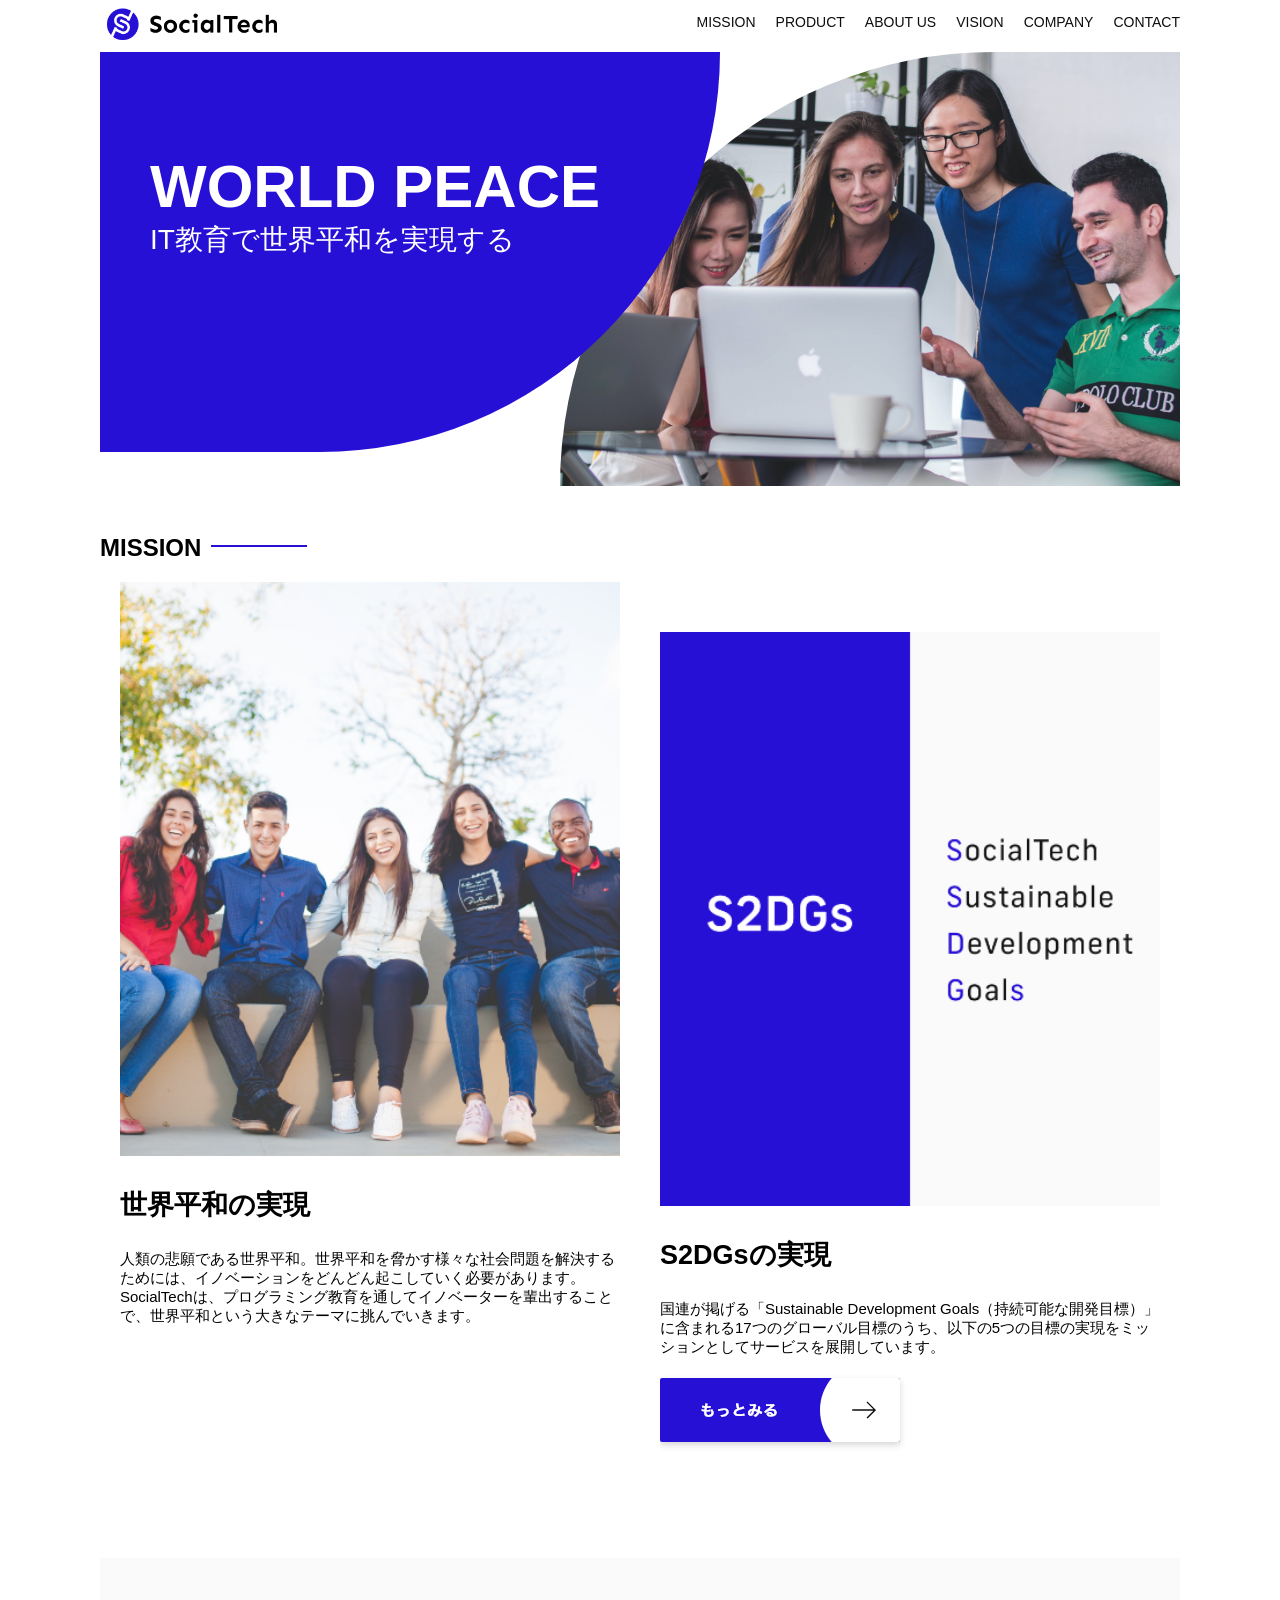
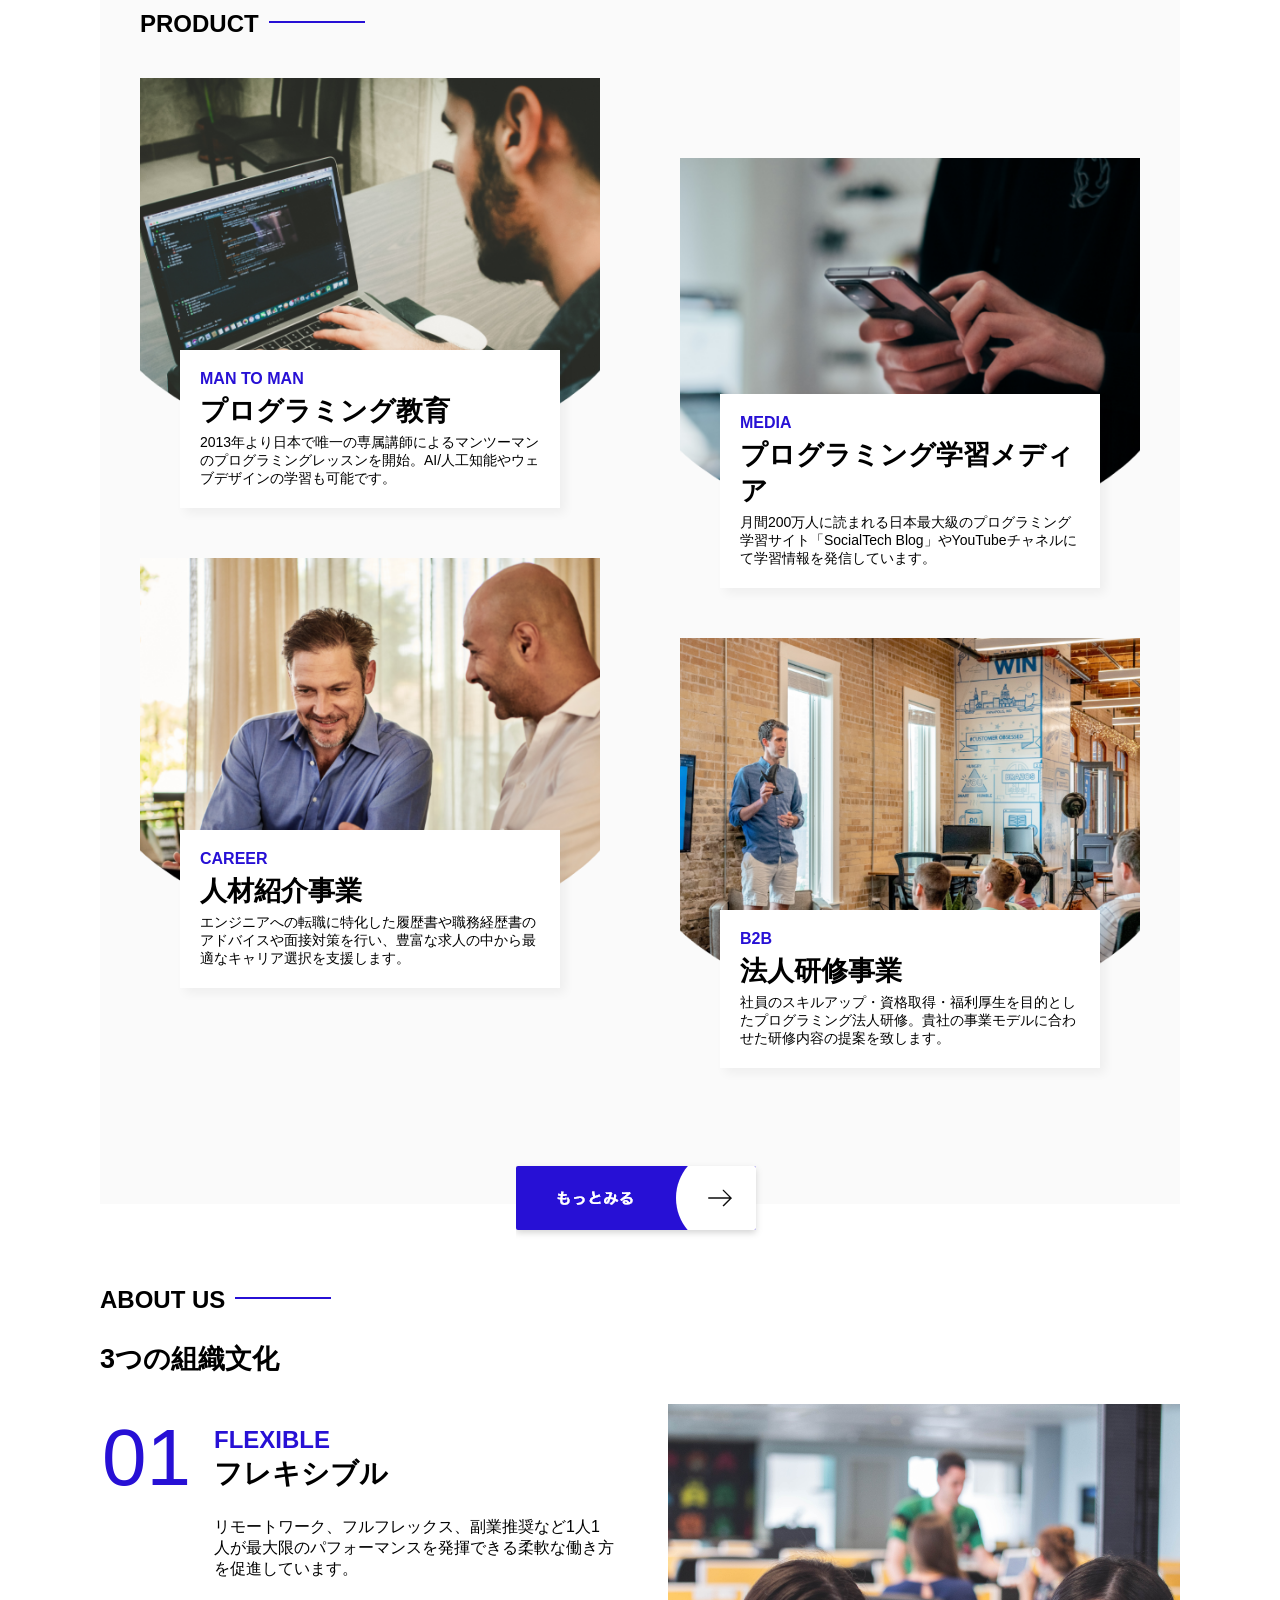
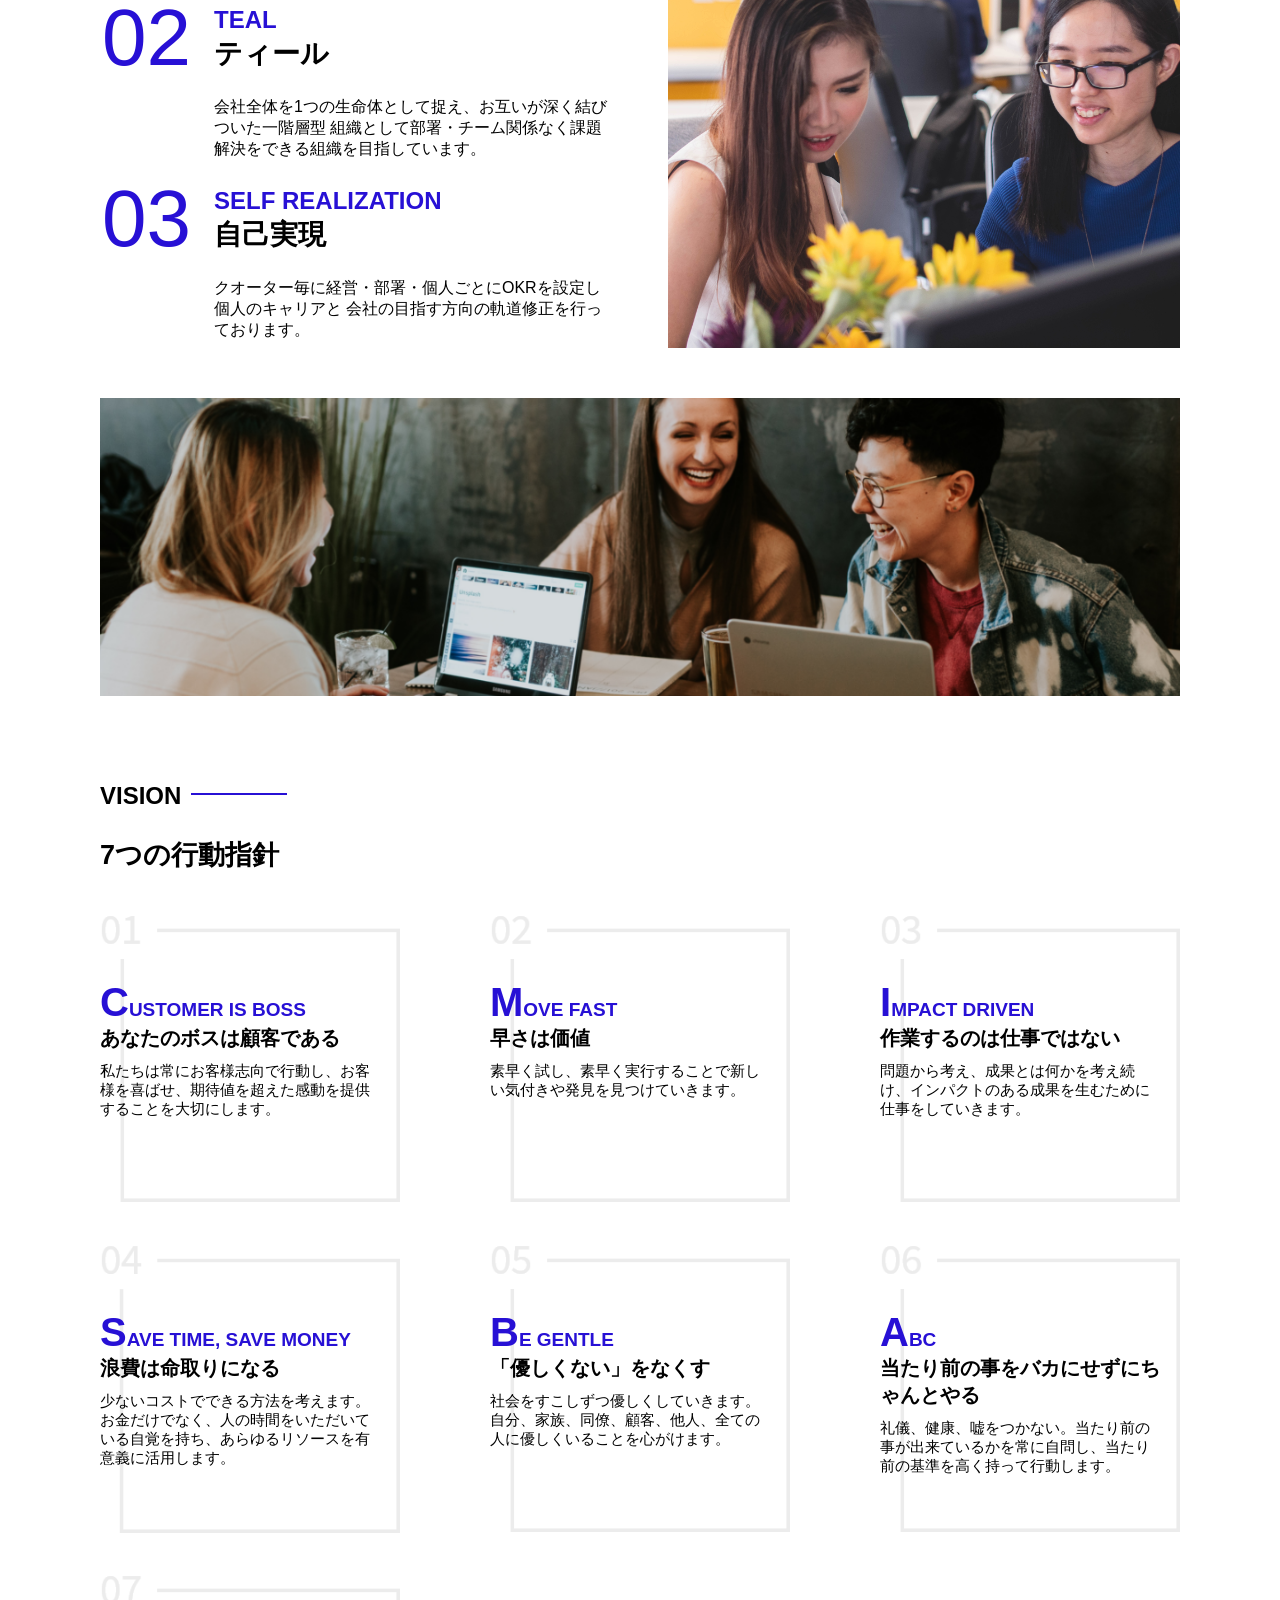
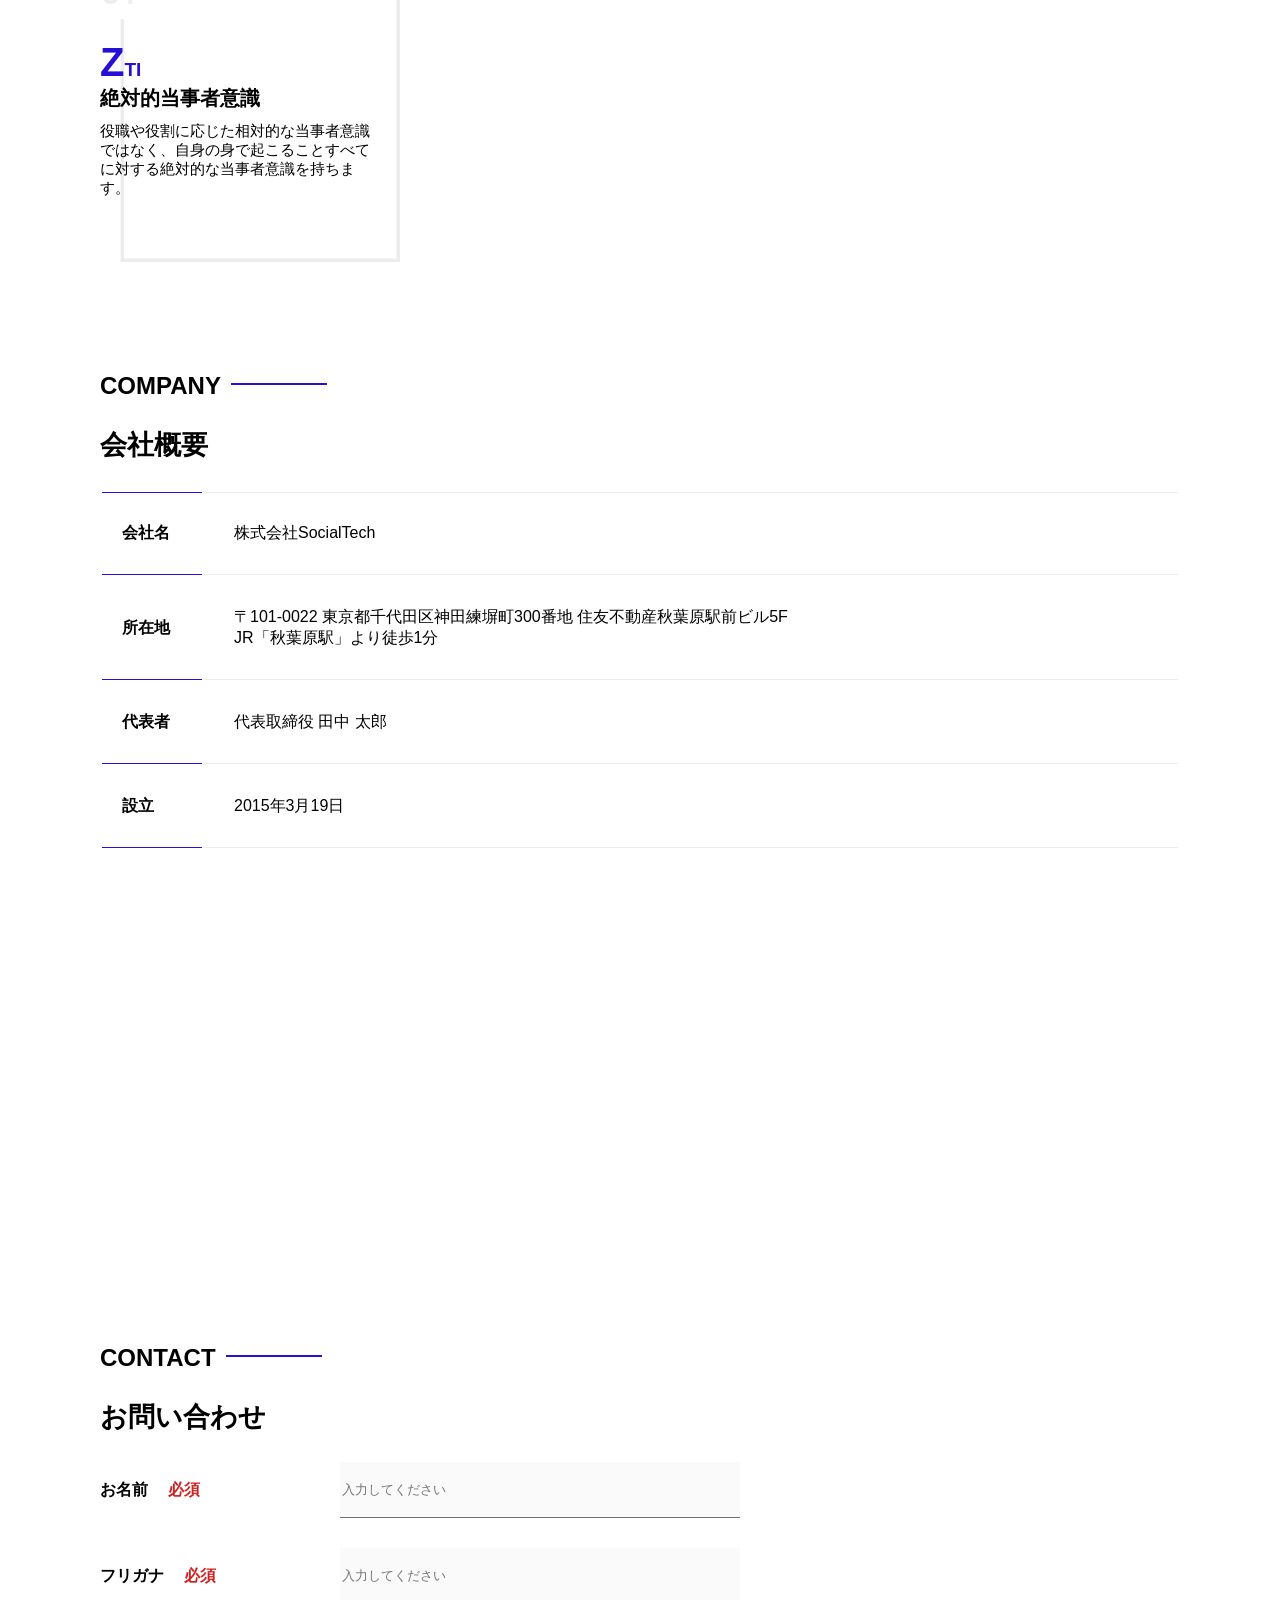
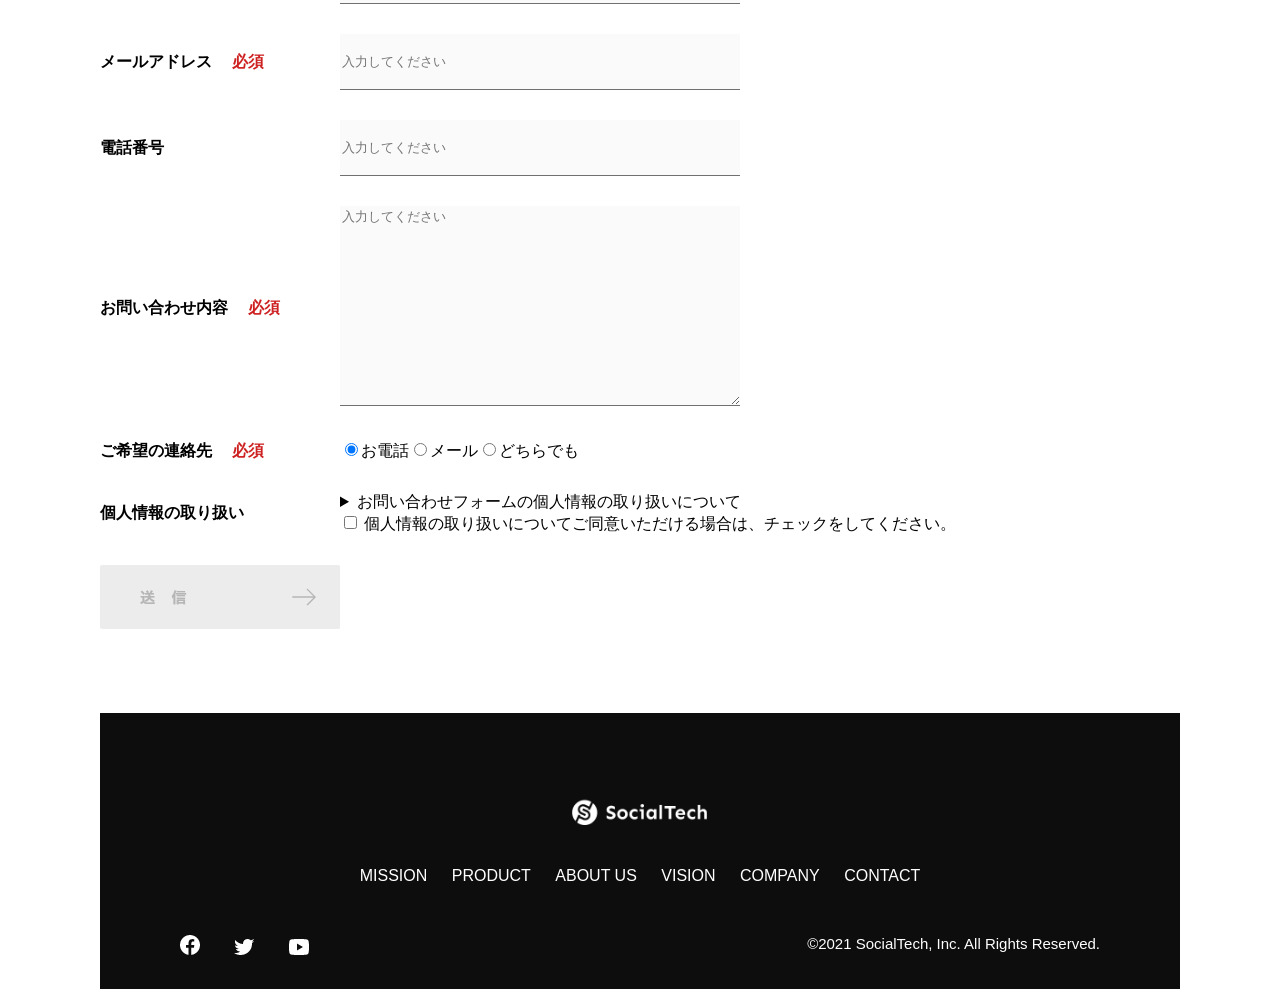
<file: kadai_tutorial_output/socialtech/index.html>
<!DOCTYPE html>
<html>
 <head>
    <title>SocialTech</title>
    <meta charset="utf-8">
    <meta name="description" content="SocialTechはEdTech業界のリーディングカンパニーを目指します。">
    <meta name="viewport" content="width=device-width, initial-scale=1.0">
    <link rel="stylesheet" href="style.css">
 </head>
    
 <body>
    <!-- ヘッダー -->
    <header>
      <!-- ロゴ -->
      <a href="index.html" id="logo">
        <img src="../socialtech/images/logo.png" alt="トップページに戻る">
      </a>

      <!-- PC用ナビゲーション -->
      <nav id="nav-pc">
        <ul>
          <li><a href="mission.html">MISSION</a></li>
          <li><a href="product.html">PRODUCT</a></li>
          <li><a href="index.html#aboutus">ABOUT US</a></li>
          <li><a href="index.html#vision">VISION</a></li>
          <li><a href="index.html#company">COMPANY</a></li>
          <li><a href="index.html#contact">CONTACT</a></li>
        </ul>
      </nav>

      <!-- スマホ用メニューボタン -->
      <button id="menu-sp" onclick="document.getElementById('nav-sp').style.display = 'block'">
        <img src="../socialtech/images/button-menu.png" alt="ナビゲーションを開く">
      </button>

      <!-- スマホ用ナビゲーション -->
      <div id="nav-sp">
        <button id="close" onclick="document.getElementById('nav-sp').style.display = 'none'">
          <img src="../socialtech/images/button-close.png" alt="ナビゲーションを閉じる">
        </button>

        <nav>
          <ul>
            <li>
              <a id="logo-sp" href="index.html" onclick="document.getElementById('nav-sp').style.display = 'none'"><img src="../socialtech/images/logo-sp.png" alt="トップページに戻る"></a>
            </li>
            <li><a class="menu" href="mission.html" onclick="document.getElementById('nav-sp').style.display = 'none'">MISSION</a></li>
            <li><a class="menu" href="product.html" onclick="document.getElementById('nav-sp').style.display = 'none'">PRODUCT</a></li>
            <li><a class="menu" href="index.html#aboutus" onclick="document.getElementById('nav-sp').style.display = 'none'">ABOUT US</a></li>
            <li><a class="menu" href="index.html#vision" onclick="document.getElementById('nav-sp').style.display = 'none'">VISION</a></li>
            <li><a class="menu" href="index.html#company" onclick="document.getElementById('nav-sp').style.display = 'none'">COMPANY</a></li>
            <li><a class="menu" href="index.html#contact" onclick="document.getElementById('nav-sp').style.display = 'none'">CONTACT</a></li>
          </ul>
        </nav>
        <div id="sns">
          <a href="https://www.facebook.com/sejuku2013">
            <img src="../socialtech/images/button-facebook.png" alt="Facebookのリンク">
          </a>
          <a href="https://twitter.com/samuraijuku">
            <img src="../socialtech/images/button-twitter.png" alt="Twitterのリンク">
          </a>
          <a href="https://www.youtube.com/channel/UCCFOQO5aDK0xXam4cUQXT8g">
            <img src="../socialtech/images/button-youtube.png" alt="YouTubeのリンク">
          </a>
        </div>
       </div>
    </header>

    <main>
      <article>
        <!-- メインビジュアル -->
        <section id="main-visual">
          <div id="main-message">
            <h1>WORLD PEACE</h1>
            <p>IT教育で世界平和を実現する</p>
          </div>
          <img src="../socialtech/images/index/index-main.png" alt="PCの周りに集まる多国籍の仲間たち">
        </section>

        <!-- ミッション -->
        <section id="mission">
           <h2 class="index-h2">MISSION</h2>
           <div id="mission-flex">
             <div>
              <img id="mission-photo" src="../socialtech/images/index/index-mission.png" alt="屋外のベンチで写真を撮影する多国籍の仲間たち">
              <h3>世界平和の実現</h3>
              <p>人類の悲願である世界平和。世界平和を脅かす様々な社会問題を解決するためには、イノベーションをどんどん起こしていく必要があります。SocialTechは、プログラミング教育を通してイノベーターを輩出することで、世界平和という大きなテーマに挑んでいきます。</p>
             </div>
             <div>
              <img id="s2dgs" src="../socialtech/images/index/s2dgs.png" alt="S2DGs">
              <h3>S2DGsの実現</h3>
              <p>国連が掲げる「Sustainable Development Goals（持続可能な開発目標）」に含まれる17つのグローバル目標のうち、以下の5つの目標の実現をミッションとしてサービスを展開しています。</p>
              <a href="mission.html">
                <img src="../socialtech/images/button-more.png" alt="もっとみる">
              </a>
             </div>
            </div>
        </section>

        <!-- プロダクト -->
        <section id="product">
           <h2 class="index-h2">PRODUCT</h2>
        <div class="product-flex">
            <div id="product-left">
             <div>
              <img class="product-photo" src="../socialtech/images/index/index-mantoman.png" alt="PCでコードを書く男性">
               <div class="product-explain">
                 <span>MAN TO MAN</span>
                 <h3>プログラミング教育</h3>
                 <p>2013年より日本で唯一の専属講師によるマンツーマンのプログラミングレッスンを開始。AI/人工知能やウェブデザインの学習も可能です。</p>
               </div>
             </div>
             <div>
              <img class="product-photo" src="../socialtech/images/index/index-career.png" alt="笑顔で話し合う2人の男性">
                <div class="product-explain">
                 <span>CAREER</span>
                 <h3>人材紹介事業</h3>
                 <p>エンジニアへの転職に特化した履歴書や職務経歴書のアドバイスや面接対策を行い、豊富な求人の中から最適なキャリア選択を支援します。</p>
                </div>
             </div>
            </div>
            <div id="product-right">
              <div>
               <img class="product-photo" src="../socialtech/images/index/index-media.png" alt="スマートフォンを操作する人">
                <div class="product-explain">
                 <span>MEDIA</span>
                 <h3>プログラミング学習メディア</h3>
                 <p>月間200万人に読まれる日本最大級のプログラミング学習サイト「SocialTech Blog」やYouTubeチャネルにて学習情報を発信しています。</p>
                </div>
               </div>
               <div>
                <img class="product-photo" src="../socialtech/images/index/index-b2b.png" alt="講演中の男性とそれを聴く人々">
                 <div class="product-explain">
                  <span>B2B</span>
                  <h3>法人研修事業</h3>
                  <p>社員のスキルアップ・資格取得・福利厚生を目的としたプログラミング法人研修。貴社の事業モデルに合わせた研修内容の提案を致します。</p>
                 </div>
                </div>
            </div>
        </div>
          <div id="product-more">
            <a href="product.html">
            <img src="../socialtech/images/button-more.png" alt="もっとみる">
            </a>
           </div>
        </section>

        <!--ABOUT US -->
        <section id="aboutus">
          <h2 class="index-h2">ABOUT US</h2>
          <h3>3つの組織文化</h3>
          <div>
          <table class="culture-table">
           <tr>
            <td class="culture-num">01</td>
            <th><span class="culture-en">FLEXIBLE</span><br>フレキシブル</th>
           </tr>
           <tr>
            <td>
            <!-- 空のセル -->
            </td>
            <td class="culture-description">リモートワーク、フルフレックス、副業推奨など1人1人が最大限のパフォーマンスを発揮できる柔軟な働き方を促進しています。</td>
           </tr>
           <tr>
            <td class="culture-num">02</td>
            <th><span class="culture-en">TEAL</span><br>ティール</th>
           </tr>
           <tr>
            <td>
            <!-- 空のセル-->
            </td>
            <td class="culture-description">会社全体を1つの生命体として捉え、お互いが深く結びついた一階層型 組織として部署・チーム関係なく課題解決をできる組織を目指しています。</td>
           </tr>
           <tr>
            <td class="culture-num">03</td>
            <th><span class="culture-en">SELF REALIZATION</span><br>自己実現</th>
           </tr>
           <tr>
            <td>
            <!-- 空のセル -->
            </td>
            <td class="culture-description">クオーター毎に経営・部署・個人ごとにOKRを設定し個人のキャリアと 会社の目指す方向の軌道修正を行っております。</td>
           </tr>
            </table>
              <img class="culture-img" src="../socialtech/images/index/index-aboutus1.png" alt="笑顔で話し合う2人の女性">
          </div>
             <img class="culture-img2" src="../socialtech/images/index/index-aboutus2.png" alt="笑顔で話し合う3人の男女">
        </section>

        <!-- VISION -->
        <section id="vision">
            <h2 class="index-h2">VISION</h2>
            <h3>7つの行動指針</h3>
            <div>
             <div class="vision-box">
               <img src="../socialtech/images/index/vision-01.png" alt="01">
             <div>
                <h4>CUSTOMER IS BOSS</h4>
                <h5>あなたのボスは顧客である</h5>
                <p>私たちは常にお客様志向で行動し、お客様を喜ばせ、期待値を超えた感動を提供することを大切にします。</p>
             </div>
            </div>
            <div class="vision-box">
               <img src="..//socialtech/images/index/vision-02.png" alt="02">
                <div>
                  <h4>MOVE FAST</h4>
                  <h5>早さは価値</h5>
                  <p>素早く試し、素早く実行することで新しい気付きや発見を見つけていきます。</p>
                </div>
            </div>
            <div class="vision-box">
               <img src="..//socialtech/images/index/vision-03.png" alt="03">
                <div>
                 <h4>IMPACT DRIVEN</h4>
                 <h5>作業するのは仕事ではない</h5>
                 <p>問題から考え、成果とは何かを考え続け、インパクトのある成果を生むために仕事をしていきます。</p>
                </div>
            </div>
            <div class="vision-box">
               <img src="../socialtech/images/index/vision-04.png" alt="04">
                <div>
                 <h4>SAVE TIME, SAVE MONEY</h4>
                 <h5>浪費は命取りになる</h5>
                 <p>少ないコストでできる方法を考えます。お金だけでなく、人の時間をいただいている自覚を持ち、あらゆるリソースを有意義に活用します。</p>
                </div>
            </div>
            <div class="vision-box">
               <img src="../socialtech/images/index/vision-05.png" alt="05">
                <div>
                  <h4>BE GENTLE</h4>
                  <h5>「優しくない」をなくす</h5>
                  <p>社会をすこしずつ優しくしていきます。自分、家族、同僚、顧客、他人、全ての人に優しくいることを心がけます。</p>
                </div>
            </div>
            <div class="vision-box">
               <img src="../socialtech/images/index/vision-06.png" alt="06">
                <div>
                  <h4>ABC</h4>
                  <h5>当たり前の事をバカにせずにちゃんとやる</h5>
                  <p>礼儀、健康、嘘をつかない。当たり前の事が出来ているかを常に自問し、当たり前の基準を高く持って行動します。</p>
                </div>
            </div>
            <div class="vision-box">
               <img src="../socialtech/images/index/vision-07.png" alt="07">
                <div>
                   <h4>ZTI</h4>
                   <h5>絶対的当事者意識</h5>
                   <p>役職や役割に応じた相対的な当事者意識ではなく、自身の身で起こることすべてに対する絶対的な当事者意識を持ちます。</p>
                </div>
            </div>
         </div>
        </section>

        <!-- COMPANY -->
        <section id="company">
            <h2 class="index-h2">COMPANY</h2>
            <h3>会社概要</h3>
            <table id="company-table">
              <tr>
                <th class="tableheader tableheader-first">会社名</th>
                <td class="cell cell-first">株式会社SocialTech</td>
              </tr>
              <tr>
                <th class="tableheader">所在地</th>
                <td class="cell">〒101-0022 東京都千代田区神田練塀町300番地 住友不動産秋葉原駅前ビル5F<br>JR「秋葉原駅」より徒歩1分</td>
              </tr>
              <tr>
                <th class="tableheader">代表者</th>
                <td class="cell">代表取締役 田中 太郎</td>
               </tr>
               <tr>
                <th class="tableheader">設立</th>
                <td class="cell">2015年3月19日</td>
               </tr>
            </table>
            <iframe src="https://www.google.com/maps/embed?pb=!1m18!1m12!1m3!1d1620.0323120899966!2d139.77150838882324!3d35.70002729314534!2m3!1f0!2f0!3f0!3m2!1i1024!2i768!4f13.1!3m3!1m2!1s0x60188fee13660e23%3A0x77137876edf742ac!2z5L2P5Y-L5LiN5YuV55Sj56eL6JGJ5Y6f6aeF5YmN44OT44Or!5e0!3m2!1sja!2sjp!4v1791007009369!5m2!1sja!2sjp" width="600" height="450" style="border:0;" allowfullscreen="" loading="lazy" referrerpolicy="strict-origin-when-cross-origin"></iframe>
        </section>

        <!-- お問い合わせフォーム -->
        <section id="contact">
          <h2 class="index-h2">CONTACT</h2>
          <h3>お問い合わせ</h3>
           <form>
            <div>
              <div class="contact-heading">
                <label class="contact-label">お名前<span class="contact-span">必須</span></label>
              </div>
              <div>
                <input type="text" name="name" placeholder="入力してください" class="contact-textbox">
              </div>
            </div>
            <div>
              <div class="contact-heading">
                <label class="contact-label">フリガナ<span class="contact-span">必須</span></label>
              </div>
              <div>
                <input type="text" name="hurigana" placeholder="入力してください" class="contact-textbox">
              </div>
            </div>
              <div>
                <div class="contact-heading">
                  <label class="contact-label">メールアドレス<span class="contact-span">必須</span></label>
                </div>
                <div>
                  <input type="text" name="email" placeholder="入力してください" class="contact-textbox">
                </div>
              </div>
              <div>
                <div class="contact-heading">
                   <label class="contact-label">電話番号</label>
                </div>
                <div>
                   <input type="text" name="tel" placeholder="入力してください" class="contact-textbox">
                </div>
               </div>
               <div>
                 <div class="contact-heading">
                   <label class="contact-label">お問い合わせ内容<span class="contact-span">必須</span></label>
                 </div>
                 <div>
                   <textarea class="contact-textarea" placeholder="入力してください" name="message"></textarea>
                 </div>
                </div>
                <div>
                  <div class="contact-heading">
                    <label class="contact-label">ご希望の連絡先<span class="contact-span">必須</span></label>
                  </div>
                  <div><input class="radiobutton" type="radio" value="tel" name="contact" checked><label>お電話</label><input class="radiobutton" type="radio" value="mail" name="contact"><label>メール</label><input class="radiobutton" type="radio" value="both" name="contact"><label>どちらでも</label></div>
                  </div>
                <div>
                  <div class="contact-heading">
                    <label class="contact-label">個人情報の取り扱い</label>
                  </div>
                  <div>
                    <details>
                     <summary>お問い合わせフォームの個人情報の取り扱いについて</summary>
                      <div>
                        <dl>
                        <dt>１．組織の名称又は氏名</dt>
                        <dd>株式会社SocialTech</dd>
                        <dt>２．個人情報保護管理者（若しくはその代理人）の氏名又は職名、所属及び連絡先</dt>
                        <dd>
                           <p>鈴木 一郎 コーポレート部</p>
                           <p>メールアドレス：samurai@example.com</p>
                           <p>TEL：03-1234-5678</p>
                        </dd>
                        <dt>３．個人情報の利用目的</dt>
                        <dd>
                          <ul>
                            <li>・本サービス及び本サービスに関連する情報の提供又はそれらに関する連絡のため</li>
                            <li>・ユーザーの本人確認のため</li>
                            <li>・当社サービスのご案内のため</li>
                            <li>・当社の商品等の広告または宣伝（電子メールによるものを含むものとします。）</li>
                          </ul>
                        </dd>
                        <dt>４．個人情報の取り扱い業務の委託</dt>
                        <dd>個人情報の取扱業務の全部または一部を外部に業務委託する場合があります。その際、弊社は、個人情報を適切に保護できる管理体制を敷き実行していることを条件として委託先を厳選したうえで、機密保持契約を委託先と締結し、お客様の個人情報を厳密に管理させます。</dd>
                        <dt>５．個人情報の開示等の請求</dt>
                        <dd>
                         お客様は、弊社に対してご自身の個人情報の開示等（利用目的の通知、開示、内容の訂正・追加・削除、利用の停止または消去、第三者への提供の停止）に関して、当社問合わせ窓口に申し出ることができます。<br>
                         その際、弊社はお客様ご本人を確認させていただいたうえで、合理的な期間内に対応いたします。<br>
                         なお、個人情報に関する弊社問合わせ先は、次の通りです。
                        </dd>
                        <dd>
                          <p>株式会社SocialTech　個人情報問合せ窓口</p>
                          <p>〒150-0043　東京都千代田区神田練塀町300番地 住友不動産秋葉原駅前ビル5F</p>
                          <p>メールアドレス：samurai@example.com　TEL：03-1234-5678</p>
                        </dd>
 
                        <dt>６．個人情報を提供されることの任意性について</dt>
                        <dd>お客様がご自身の個人情報を弊社に提供されるか否かは、お客様のご判断によりますが、もしご提供されない場合には、適切なサービスが提供できない場合がありますので予めご了承ください。</dd>
                        </dl>
                      </div>
                    </details>
                      <input type="checkbox" name="agree">
                      <span>個人情報の取り扱いについてご同意いただける場合は、チェックをしてください。</span>
                </div>
                    </div>
                <input type="image" src="..//socialtech/images/button-submit.png" alt="送信する">
            </form>
        </section>
      </article>
    </main>

    <footer>
        <div id="footer-logo">
            <img src="..//socialtech/images/logo-sp.png" alt="SocialTech">
        </div>
        <div id="footer-link">
            <a href="mission.html">MISSION</a>
            <a href="product.html">PRODUCT</a>
            <a href="index.html#aboutus">ABOUT US</a>
            <a href="index.html#vision">VISION</a>
            <a href="index.html#company">COMPANY</a>
            <a href="index.html#contact">CONTACT</a>
        </div>
        <div id="sns-footer">
            <div class="sns-btns">
              <a href="https://www.facebook.com/sejuku2013"><img src="../socialtech/images/button-facebook.png" alt="Facebookのリンク"></a>
              <a href="https://twitter.com/samuraijuku"><img src="../socialtech/images/button-twitter.png" alt="Twitterのリンク"></a>
              <a href="https://www.youtube.com/channel/UCCFOQO5aDK0xXam4cUQXT8g"><img src="../socialtech/images/button-youtube.png" alt="YouTubeのリンク"></a>
            </div>
              <p id="copyright">&copy;2021 SocialTech, Inc. All Rights Reserved.</p>
        </div>
    </footer>

    </body>
</html>
</file>
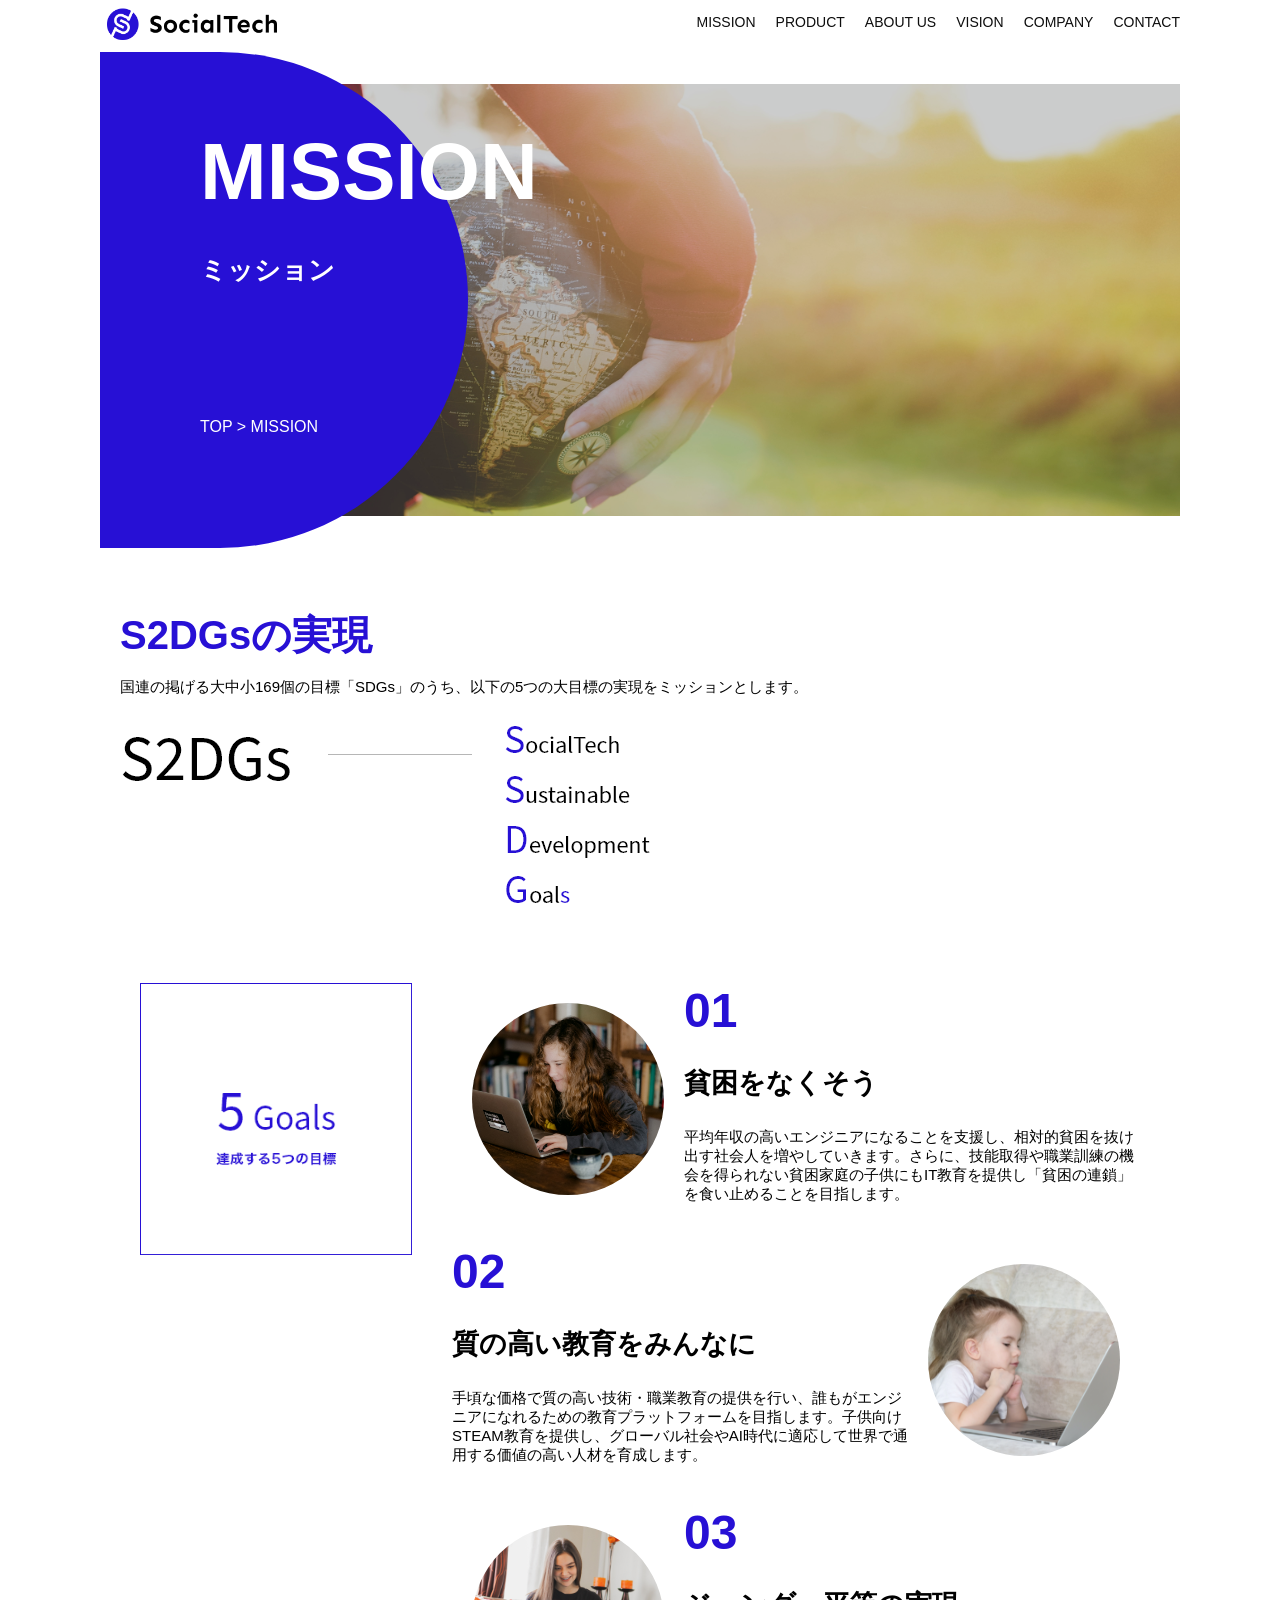
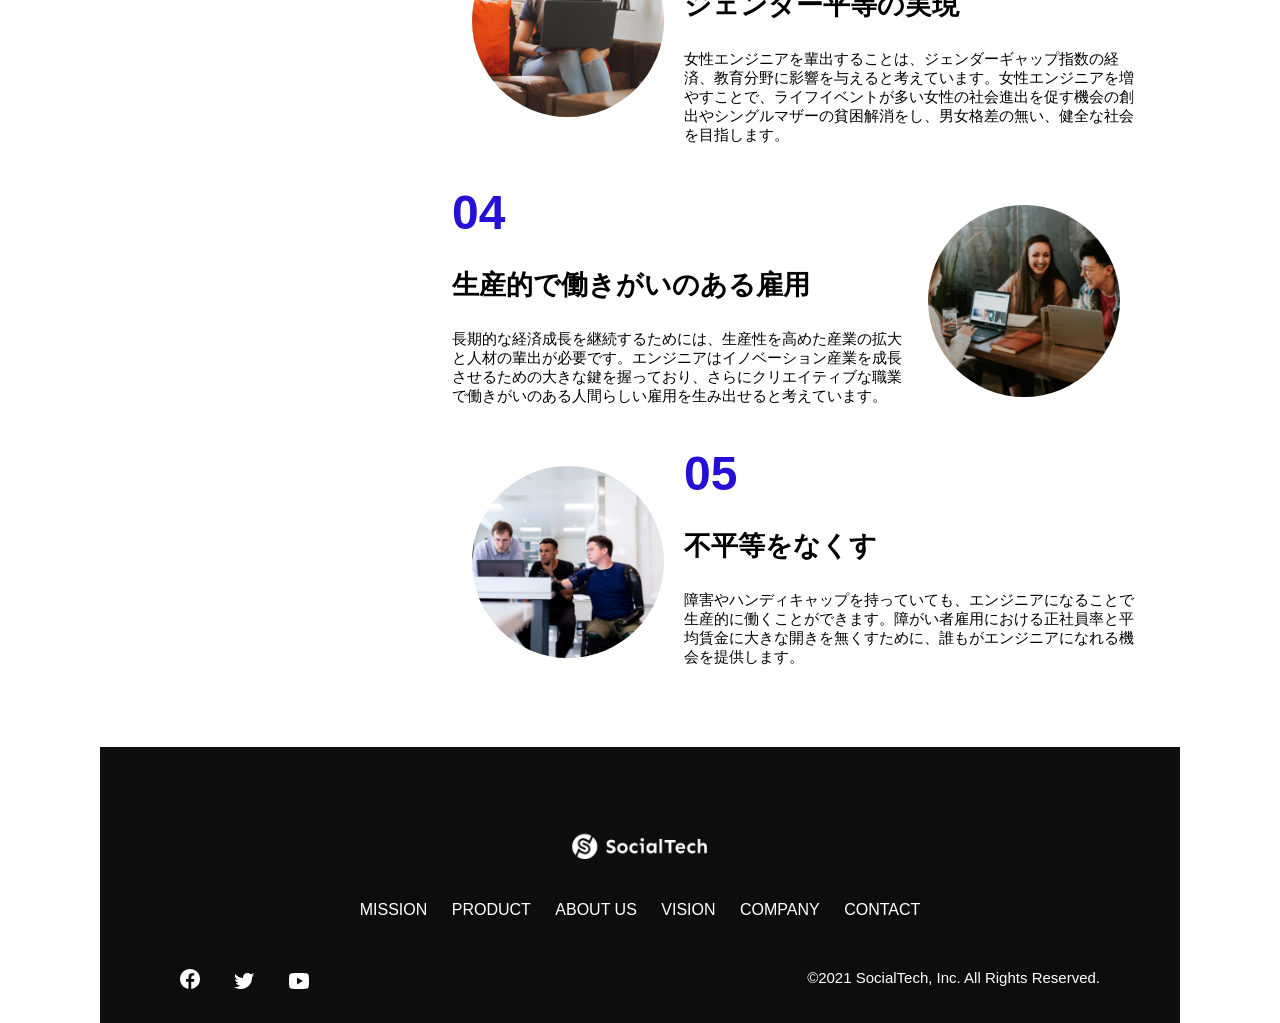
<file: kadai_tutorial_output/socialtech/mission.html>
<!DOCTYPE html>
<html>
  <head>
    <title>SocialTech - MISSION ミッション -</title>
    <meta charset="utf-8">
    <meta name="description" content="SocialTechが目指す5つの目標（S2DGs）を紹介します">
    <meta name="viewport" content="width=device-width, initial-scale=1.0">
    <link rel="stylesheet" href="style.css">
  </head>

  <body>
    <!-- ヘッダー -->
    <header>
      <!-- ロゴ -->
      <a href="index.html" id="logo">
        <img src="images/logo.png" alt="トップページに戻る">
      </a>

      <!-- PC用ナビゲーション -->
      <nav id="nav-pc">
        <ul>
          <li><a href="mission.html">MISSION</a></li>
          <li><a href="product.html">PRODUCT</a></li>
          <li><a href="index.html#aboutus">ABOUT US</a></li>
          <li><a href="index.html#vision">VISION</a></li>
          <li><a href="index.html#company">COMPANY</a></li>
          <li><a href="index.html#contact">CONTACT</a></li>
        </ul>
      </nav>

      <!-- スマホ用メニューボタン -->
      <button id="menu-sp" onclick="document.getElementById('nav-sp').style.display = 'block'">
        <img src="images/button-menu.png" alt="ナビゲーションを開く">
      </button>

      <!-- スマホ用ナビゲーション -->
      <div id="nav-sp">
        <button id="close" onclick="document.getElementById('nav-sp').style.display = 'none'">
          <img src="images/button-close.png" alt="ナビゲーションを閉じる">
        </button>

        <nav>
          <ul>
            <li>
              <a id="logo-sp" href="index.html" onclick="document.getElementById('nav-sp').style.display = 'none'"><img src="images/logo-sp.png" alt="トップページに戻る"></a>
            </li>
            <li><a class="menu" href="mission.html" onclick="document.getElementById('nav-sp').style.display = 'none'">MISSION</a></li>
            <li><a class="menu" href="product.html" onclick="document.getElementById('nav-sp').style.display = 'none'">PRODUCT</a></li>
            <li><a class="menu" href="index.html#aboutus" onclick="document.getElementById('nav-sp').style.display = 'none'">ABOUT US</a></li>
            <li><a class="menu" href="index.html#vision" onclick="document.getElementById('nav-sp').style.display = 'none'">VISION</a></li>
            <li><a class="menu" href="index.html#company" onclick="document.getElementById('nav-sp').style.display = 'none'">COMPANY</a></li>
            <li><a class="menu" href="index.html#contact" onclick="document.getElementById('nav-sp').style.display = 'none'">CONTACT</a></li>
          </ul>
        </nav>
        <div id="sns">
          <a href="https://www.facebook.com/sejuku2013">
            <img src="images/button-facebook.png" alt="Facebookのリンク">
          </a>
          <a href="https://twitter.com/samuraijuku">
            <img src="images/button-twitter.png" alt="Twitterのリンク">
          </a>
          <a href="https://www.youtube.com/channel/UCCFOQO5aDK0xXam4cUQXT8g">
            <img src="images/button-youtube.png" alt="YouTubeのリンク">
          </a>
        </div>
      </div>
    </header>

    <main>
      <article>
        <section id="mission-main">
            <div class="mission-main-inner">
                <div id="mission-title">
                    <h1>MISSION<br><span>ミッション</span></h1>
                    <p>TOP > MISSION</p>
                </div>
            </div>
        </section>

        <section id="mission-s2dgs">
            <h2 class="mission-h2">S2DGsの実現</h2>
            <p>国連の掲げる大中小169個の目標「SDGs」のうち、以下の5つの大目標の実現をミッションとします。</p>
            <img src="../socialtech/images/mission/mission-s2dgs.png" alt="S2DGs">
        </section>

        <section id="mission-five-goals">
            <div class="five-goals-image">
                <img src="../socialtech/images/mission/mission-5goals.png" alt="5Goals">
            </div>
            <div class="five-goals-read">
                <div>
                    <img class="fivegoals-image-left" src="../socialtech/images/mission/mission-5goals01.png" alt="PCを操作する女の子">
                    <span class="fivegoals-number">01</span>
                    <h3 class="five-goals-h3">貧困をなくそう</h3>
                    <p class="fivegoals-p">平均年収の高いエンジニアになることを支援し、相対的貧困を抜け出す社会人を増やしていきます。さらに、技能取得や職業訓練の機会を得られない貧困家庭の子供にもIT教育を提供し「貧困の連鎖」を食い止めることを目指します。</p>
                </div>
                <div>
                    <img class="fivegoals-image-right" src="../socialtech/images/mission/mission-5goals02.png" alt="PCを見つめる小さい女の子">
                    <span class="fivegoals-number">02</span>
                    <h3 class="five-goals-h3">質の高い教育をみんなに</h3>
                    <p class="fivegoals-p">手頃な価格で質の高い技術・職業教育の提供を行い、誰もがエンジニアになれるための教育プラットフォームを目指します。子供向けSTEAM教育を提供し、グローバル社会やAI時代に適応して世界で通用する価値の高い人材を育成します。</p>
                </div>
                <div>
                    <img class="fivegoals-image-left" src="../socialtech/images/mission/mission-5goals03.png" alt="PCを操作する女性">
                    <span class="fivegoals-number">03</span>
                    <h3 class="five-goals-h3">ジェンダー平等の実現</h3>
                    <p class="fivegoals-p">女性エンジニアを輩出することは、ジェンダーギャップ指数の経済、教育分野に影響を与えると考えています。女性エンジニアを増やすことで、ライフイベントが多い女性の社会進出を促す機会の創出やシングルマザーの貧困解消をし、男女格差の無い、健全な社会を目指します。</p>
                </div>
                <div>
                    <img class="fivegoals-image-right" src="../socialtech/images/mission/mission-5goals04.png" alt="笑顔で話し合う3人の男女">
                    <span class="fivegoals-number">04</span>
                    <h3 class="five-goals-h3">生産的で働きがいのある雇用</h3>
                    <p class="fivegoals-p">長期的な経済成長を継続するためには、生産性を高めた産業の拡大と人材の輩出が必要です。エンジニアはイノベーション産業を成長させるための大きな鍵を握っており、さらにクリエイティブな職業で働きがいのある人間らしい雇用を生み出せると考えています。</p>
                </div>
                <div>
                    <img class="fivegoals-image-left" src="../socialtech/images/mission/mission-5goals05.png" alt="障害を持つ男性が生き生きと働く様子">
                    <span class="fivegoals-number">05</span>
                    <h3 class="five-goals-h3">不平等をなくす</h3>
                    <p class="fivegoals-p">障害やハンディキャップを持っていても、エンジニアになることで生産的に働くことができます。障がい者雇用における正社員率と平均賃金に大きな開きを無くすために、誰もがエンジニアになれる機会を提供します。</p>
                </div>
            </div>
        </section>
      </article>
    </main>

    <footer>
      <div id="footer-logo">
        <img src="images/logo-sp.png" alt="SocialTech">
      </div>
      <div id="footer-link">
        <a href="mission.html">MISSION</a>
        <a href="product.html">PRODUCT</a>
        <a href="index.html#aboutus">ABOUT US</a>
        <a href="index.html#vision">VISION</a>
        <a href="index.html#company">COMPANY</a>
        <a href="index.html#contact">CONTACT</a>
      </div>
      <div id="sns-footer">
        <div class="sns-btns">
          <a href="https://www.facebook.com/sejuku2013"><img src="images/button-facebook.png" alt="Facebookのリンク"></a>
          <a href="https://twitter.com/samuraijuku"><img src="images/button-twitter.png" alt="Twitterのリンク"></a>
          <a href="https://www.youtube.com/channel/UCCFOQO5aDK0xXam4cUQXT8g"><img src="images/button-youtube.png" alt="YouTubeのリンク"></a>
        </div>
        <p id="copyright">&copy;2021 SocialTech, Inc. All Rights Reserved.</p>
      </div>
    </footer>

  </body>
</html>
</file>
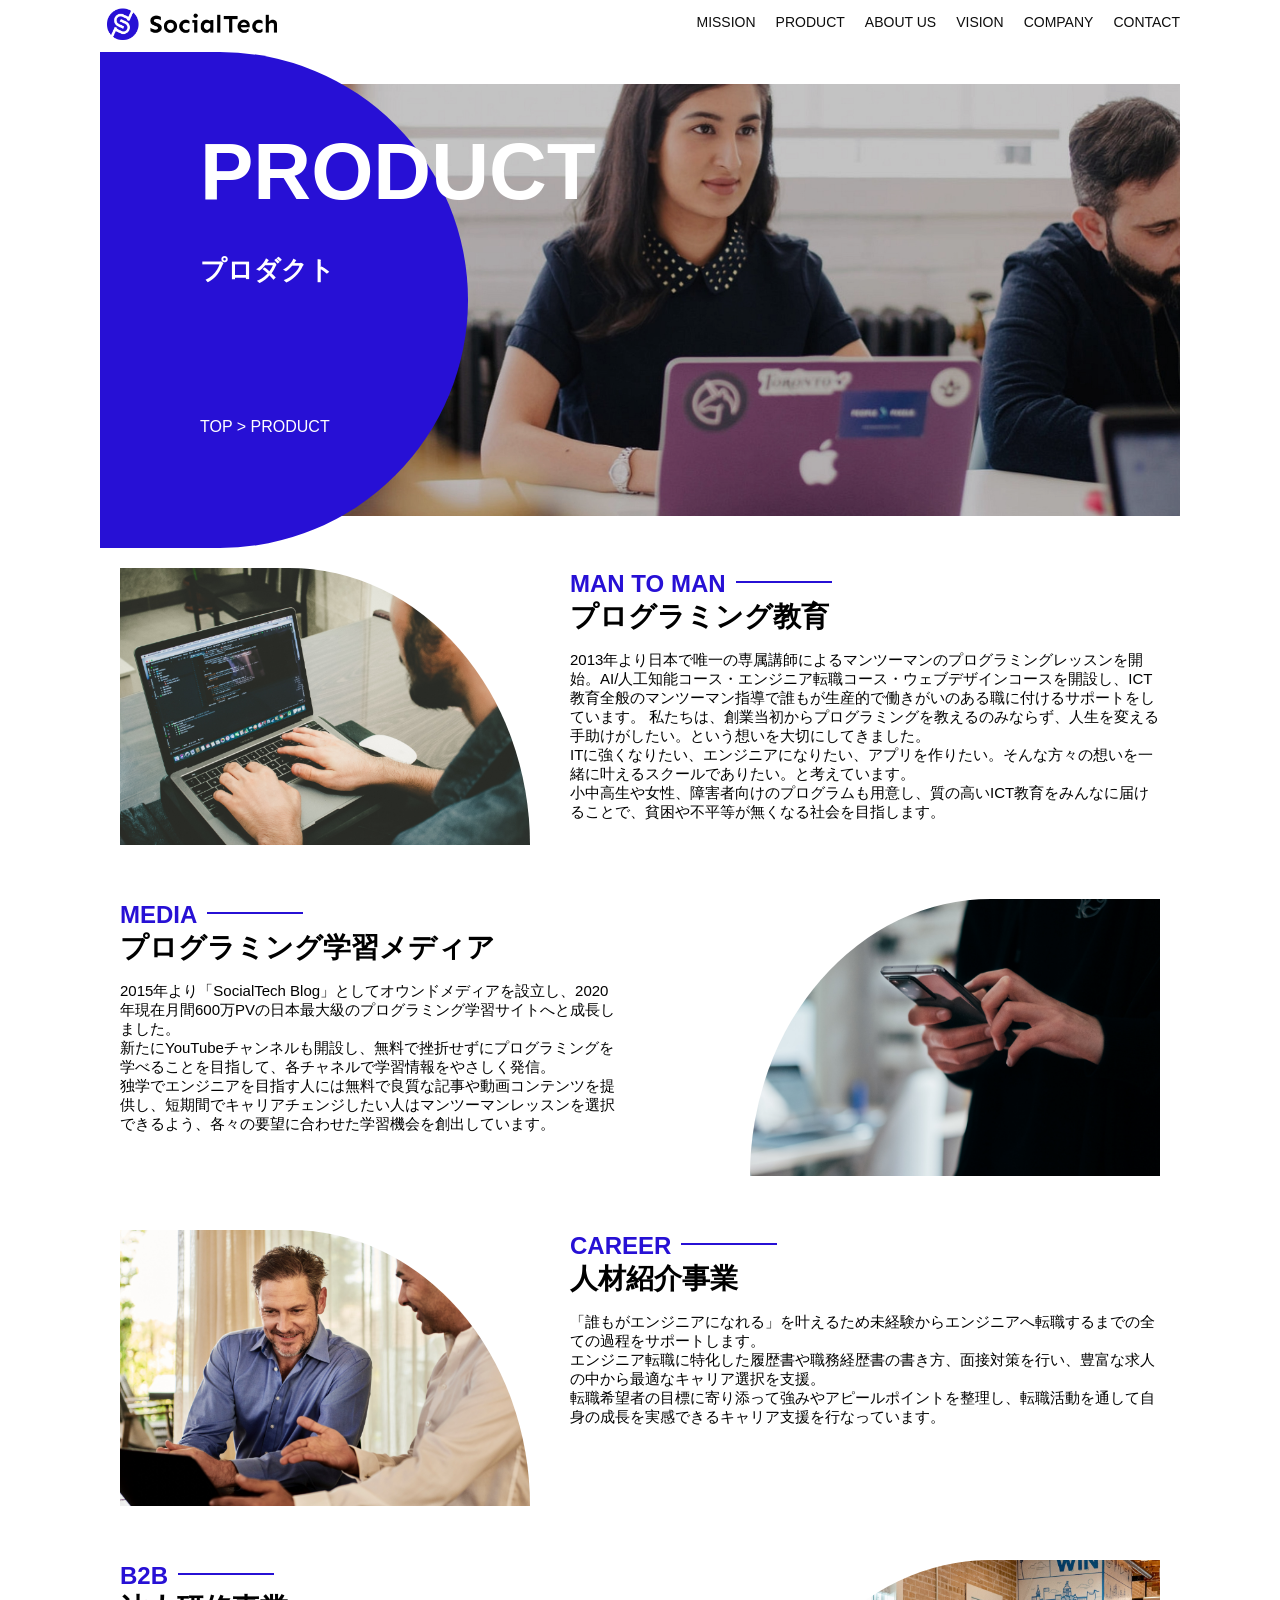
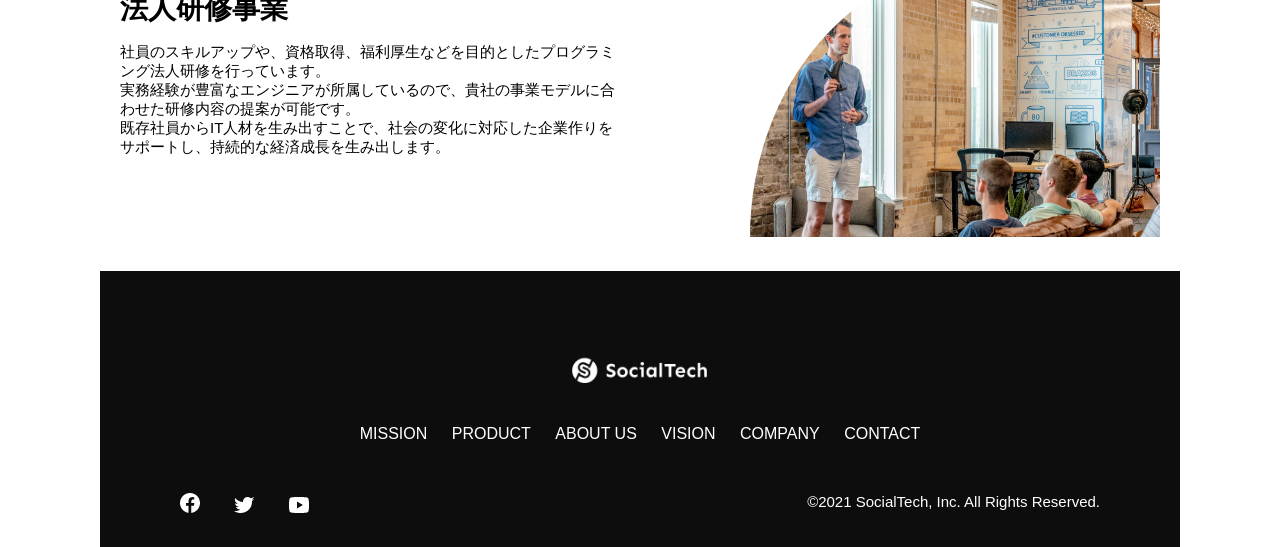
<file: kadai_tutorial_output/socialtech/product.html>
<!DOCTYPE html>
<html>
  <head>
    <title>SocialTech -PRODUCT プロダクト-</title>
    <meta charset="utf-8">
    <meta name="description" content="SocialTechの4つのプロダクトを紹介します">
    <meta name="viewport" content="width=device-width, initial-scale=1.0">
    <link rel="stylesheet" href="style.css">
  </head>

  <body>
    <!-- ヘッダー -->
    <header>
      <!-- ロゴ -->
      <a href="index.html" id="logo">
        <img src="images/logo.png" alt="トップページに戻る">
      </a>

      <!-- PC用ナビゲーション -->
      <nav id="nav-pc">
        <ul>
          <li><a href="mission.html">MISSION</a></li>
          <li><a href="product.html">PRODUCT</a></li>
          <li><a href="index.html#aboutus">ABOUT US</a></li>
          <li><a href="index.html#vision">VISION</a></li>
          <li><a href="index.html#company">COMPANY</a></li>
          <li><a href="index.html#contact">CONTACT</a></li>
        </ul>
      </nav>

      <!-- スマホ用メニューボタン -->
      <button id="menu-sp" onclick="document.getElementById('nav-sp').style.display = 'block'">
        <img src="images/button-menu.png" alt="ナビゲーションを開く">
      </button>

      <!-- スマホ用ナビゲーション -->
      <div id="nav-sp">
        <button id="close" onclick="document.getElementById('nav-sp').style.display = 'none'">
          <img src="images/button-close.png" alt="ナビゲーションを閉じる">
        </button>

        <nav>
          <ul>
            <li>
              <a id="logo-sp" href="index.html" onclick="document.getElementById('nav-sp').style.display = 'none'"><img src="images/logo-sp.png" alt="トップページに戻る"></a>
            </li>
            <li><a class="menu" href="mission.html" onclick="document.getElementById('nav-sp').style.display = 'none'">MISSION</a></li>
            <li><a class="menu" href="product.html" onclick="document.getElementById('nav-sp').style.display = 'none'">PRODUCT</a></li>
            <li><a class="menu" href="index.html#aboutus" onclick="document.getElementById('nav-sp').style.display = 'none'">ABOUT US</a></li>
            <li><a class="menu" href="index.html#vision" onclick="document.getElementById('nav-sp').style.display = 'none'">VISION</a></li>
            <li><a class="menu" href="index.html#company" onclick="document.getElementById('nav-sp').style.display = 'none'">COMPANY</a></li>
            <li><a class="menu" href="index.html#contact" onclick="document.getElementById('nav-sp').style.display = 'none'">CONTACT</a></li>
          </ul>
        </nav>
        <div id="sns">
          <a href="https://www.facebook.com/sejuku2013">
            <img src="images/button-facebook.png" alt="Facebookのリンク">
          </a>
          <a href="https://twitter.com/samuraijuku">
            <img src="images/button-twitter.png" alt="Twitterのリンク">
          </a>
          <a href="https://www.youtube.com/channel/UCCFOQO5aDK0xXam4cUQXT8g">
            <img src="images/button-youtube.png" alt="YouTubeのリンク">
          </a>
        </div>
      </div>
    </header>

    <main>
      <article>
        <section id="product-main">
            <div class="product-main-inner">
                <div id="product-title">
                    <h1>PRODUCT<br><span>プロダクト</span></h1>
                    <p>TOP > PRODUCT</p>
                </div>
            </div>
        </section>

        <section class="product-section product-section-left">
            <div class="product-section-img">
                <img src="../socialtech/images/product/product-mantoman.png" alt="PCでコードを書く男性">
            </div>
            <div class="product-read">
                <h2 class="product-h2">MAN TO MAN</h2>
                <h3 class="product-h3">プログラミング教育</h3>
                <p>
                  2013年より日本で唯一の専属講師によるマンツーマンのプログラミングレッスンを開始。AI/人工知能コース・エンジニア転職コース・ウェブデザインコースを開設し、ICT教育全般のマンツーマン指導で誰もが生産的で働きがいのある職に付けるサポートをしています。 私たちは、創業当初からプログラミングを教えるのみならず、人生を変える手助けがしたい。という想いを大切にしてきました。<br>ITに強くなりたい、エンジニアになりたい、アプリを作りたい。そんな方々の想いを一緒に叶えるスクールでありたい。と考えています。<br>小中高生や女性、障害者向けのプログラムも用意し、質の高いICT教育をみんなに届けることで、貧困や不平等が無くなる社会を目指します。
                </p>
            </div>
        </section>

        <section class="product-section product-section-right">
            <div class="product-read">
                <h2 class="product-h2">MEDIA</h2>
                <h3 class="product-h3">プログラミング学習メディア</h3>
                <p>
                  2015年より「SocialTech Blog」としてオウンドメディアを設立し、2020年現在月間600万PVの日本最大級のプログラミング学習サイトへと成長しました。<br>新たにYouTubeチャンネルも開設し、無料で挫折せずにプログラミングを学べることを目指して、各チャネルで学習情報をやさしく発信。<br>独学でエンジニアを目指す人には無料で良質な記事や動画コンテンツを提供し、短期間でキャリアチェンジしたい人はマンツーマンレッスンを選択できるよう、各々の要望に合わせた学習機会を創出しています。</p>
            </div>
            <div class="product-section-img">
                <img src="../socialtech/images/product/product-media.png" alt="スマートフォンを操作する人">
            </div>
        </section>
        
        <section class="product-section product-section-left">
            <div class="product-section-img">
                <img src="../socialtech/images/product/product-career.png" alt="笑顔で話し合う2人の男性">
            </div>
            <div class="product-read">
                <h2 class="product-h2">CAREER</h2>
                <h3 class="product-h3">人材紹介事業</h3>
                <p>「誰もがエンジニアになれる」を叶えるため未経験からエンジニアへ転職するまでの全ての過程をサポートします。<br>エンジニア転職に特化した履歴書や職務経歴書の書き方、面接対策を行い、豊富な求人の中から最適なキャリア選択を支援。<br>転職希望者の目標に寄り添って強みやアピールポイントを整理し、転職活動を通して自身の成長を実感できるキャリア支援を行なっています。<br></p>
            </div>
        </section>

        <section class="product-section product-section-right">
            <div class="product-read">
                <h2 class="product-h2">B2B</h2>
                <h3 class="product-h3">法人研修事業</h3>
                <p>社員のスキルアップや、資格取得、福利厚生などを目的としたプログラミング法人研修を行っています。<br>実務経験が豊富なエンジニアが所属しているので、貴社の事業モデルに合わせた研修内容の提案が可能です。<br>既存社員からIT人材を生み出すことで、社会の変化に対応した企業作りをサポートし、持続的な経済成長を生み出します。</p>
            </div>
            <div class="product-section-img">
                <img src="../socialtech/images/product/product-b2b.png" alt="講演中の男性とそれを聴く人々">
            </div>
        </section>        

      </article>
    </main>

    <footer>
      <div id="footer-logo">
        <img src="images/logo-sp.png" alt="SocialTech">
      </div>
      <div id="footer-link">
        <a href="mission.html">MISSION</a>
        <a href="product.html">PRODUCT</a>
        <a href="index.html#aboutus">ABOUT US</a>
        <a href="index.html#vision">VISION</a>
        <a href="index.html#company">COMPANY</a>
        <a href="index.html#contact">CONTACT</a>
      </div>
      <div id="sns-footer">
        <div class="sns-btns">
          <a href="https://www.facebook.com/sejuku2013"><img src="images/button-facebook.png" alt="Facebookのリンク"></a>
          <a href="https://twitter.com/samuraijuku"><img src="images/button-twitter.png" alt="Twitterのリンク"></a>
          <a href="https://www.youtube.com/channel/UCCFOQO5aDK0xXam4cUQXT8g"><img src="images/button-youtube.png" alt="YouTubeのリンク"></a>
        </div>
        <p id="copyright">&copy;2021 SocialTech, Inc. All Rights Reserved.</p>
      </div>
    </footer>
    
  </body>
</html>
</file>
<file: kadai_tutorial_output/socialtech/style.css>
/* PC、スマホ共通スタイル */
* {
    box-sizing: border-box;
}

p {
    font-size: 15px;
}

body {
    max-width: 1080px;
    margin: 0 auto 0 auto;
    font-family: "Source Sans Pro", "Hiragino Kaku Gothic ProN", Meiryo, Arial, sans-serif;
}

/* ヘッダー */
header {
    display: flex;
    justify-content: space-between;
}

/* ナビゲーションのレイアウト */
#nav-pc {
    font-size: 14px;
}
#nav-pc ul {
    display: flex;
    padding-left: 0;
}
#nav-pc li {
    list-style: none;
}

/* ナビゲーションのリンクの装飾設定 */
#nav-pc a {
    text-decoration: none;
    margin-left: 20px;
    color: #0d0d0d;
}

#nav-pc a:hover {
    text-decoration: underline;
}

/* スマホ用ナビを非表示 */
#nav-sp,
#menu-sp {
    display: none;
}

/* メインビジュアル */
#main-visual {
    position: relative;
    height: 400px;
}

#main-message {
    position: absolute;
    top: 0;
    left: 0;
    background-color: #2710d5;
    color: #ffffff;
    border-radius: 0 0 476px 0;
    max-width: 620px;
    height: 100%;
    width: 100%;
    z-index: 11;
}

#main-message h1 {
    font-size: 60px;
    margin: 100px 0 0 50px;
}

#main-message > p {
    font-size: 28px;
    margin: 0 0 0 50px;
}

#main-visual > img {
    max-width: 620px;
    border-radius: 476px 0 0 0;
    position: absolute;
    top: 0;
    right: 0;
    z-index: 10;
}

/* 見出し */
h2 {
    margin: 40px 0 0 0;
}

h2::after {
    content: url("../socialtech/images/line.png");
    margin-left: 10px;
}

h3 {
    font-size: 27px;
}

/* ミッション */
#mission {
    margin: 80px auto 80px auto;
}
#mission-flex {
    display: flex;
}

#mission-flex > div {
    width: 50%;
    margin: 20px;
}

#mission-photo {
    width: 100%;
}

#s2dgs {
    margin-top: 50px;
    width: 100%;
}

/* プロダクト */
#product {
    background-color: #fafafa;
    margin: 80px 0 80px 0;
    padding: 10px 40px 0px 40px;
}

/* 外枠 */
#product .product-flex {
    margin-top: 40px;
    display: flex;
}

/* 左のカラム */
#product-left {
    width: 50%;
    margin-right: 20px;
}

/* 右のカラム */
#product-right {
    width: 50%;
    margin-left: 20px;
    margin-top: 80px;
}

/* 写真＋説明の枠 */
#product-left > div {
    position: relative;
    height: 480px;
    margin-right: 20px;
}
#product-right > div {
    position: relative;
    height: 480px;
    margin-left: 20px;
}

/* 写真 */
.product-photo {
    width: 100%;
}

/* 説明文の枠 */
.product-explain {
    background-color: #ffffff;
    position: absolute;
    left: 0;
    bottom: 50px;
    margin: 0 40px 0 40px;
    padding: 20px;
    box-shadow: 5px 5px 10px rgba(0, 0, 0, 0.05);
}

/* 説明文の英語 */
.product-explain > span {
    color: #2710d5;
    font-weight: bold;
    font-size: 16px;
    margin: 0px;
}

/* 説明文の見出し */
.product-explain > h3 {
    margin: 5px 0 5px 0;
}

/* 説明文 */
.product-explain > p {
    font-size: 14px;
    margin: 0;
}

/* もっと見るボタン */
#product-more {
    text-align: center;
}

#product-more a {
    position: relative;
    bottom: -42px;
}

/* ABOUT US */
#aboutus {
    margin: 80px auto 80px auto;
}

/* 3つの組織文化と写真を入れる枠 */
#aboutus > div {
    display: flex;
}

/* 写真 */
.culture-img {
    width: 50%;
    align-self: flex-start;
}

.culture-img2 {
    margin-top: 50px;
    width: 100%;
}

/* 3つの組織文化の表 */
.culture-table {
    margin-right: 50px;
}

/* 番号 */
.culture-num {
    font-size: 80px;
    color: #2710d5;
    padding: 0 20px 0 0;
}

/* 見出し */
.culture-table th {
    text-align: left;
    font-size: 28px;
    font-weight: bold;
}

/* 組織文化英語 */
.culture-en {
    color: #2710d5;
    font-size: 24px;
}

/* 説明文 */
.culture-description {
    margin: 0;
}

/* ビジョン */
#vision {
    margin: 80px auto 80px auto;
}

/* セクション内の外枠 */
#vision > div {
    display: flex;
    justify-content: space-between;
    flex-wrap: wrap;
}

/* 7つの行動指針の枠 */
.vision-box {
    width: 300px;
    height: 300px;
    margin-bottom: 30px;
    position: relative;
}

.vision-box > img {
    width: 100%;
    position: relative;
    z-index: 30;
}

.vision-box > div {
    position: absolute;
    top: 0;
    left: 0;
    z-index: 31;
    margin-right: 20px;
}

.vision-box > div > h4 {
    color: #2710d5;
    font-size: 19px;
    margin: 80px 0 0 0;
}

.vision-box > div > h4::first-letter {
    font-size: 40px;
}

.vision-box > div > h5 {
    font-size: 20px;
    margin: 0 0 0 0;
}

.vision-box > div > p {
    margin: 10px 0 0 0;
}

/* 会社概要 */
#company {
    margin: 80px auto 80px auto;
}
#company-table {
    width: 100%;
}
.tableheader {
    text-align: left;
    padding: 20px;
    border-bottom: 1px solid #2710d5;
    width: 100px;
}

.tableheader-first {
    border-top: 1px solid #2710d5;
}

.cell {
    padding: 30px;
    border-bottom: 1px solid #ececec;
}

.cell-first {
    border-top: 1px solid #ececec;
}

#company > iframe {
    width: 100%;
    height: 368px;
    margin-top: 40px;
}

/* お問い合わせ */
#contact {
    margin: 80px auto 80px auto;
}

/* 外枠 */
#contact > form > div {
    display: flex;
    flex-direction: row;
    flex-wrap: wrap;
    padding-bottom: 30px;
}

/* 左列の見出し */
.contact-heading {
    width: 240px;
    align-self: center;
}

/* 見出しのラベル */
.contact-label {
    font-weight: bold;
}

/* 必須 */
.contact-span {
    color: #ce2222;
    margin: 0 0 0 20px;
    font-weight: bold;
}

/* テキストボックス */
.contact-textbox {
    border-top: 0;
    border-left: 0;
    border-right: 0;
    border-bottom: 1px solid #707070;
    background-color: #fafafa;
    height: 56px;
    width: 400px;
}

/* お問い合わせ内容のテキストエリア */
.contact-textarea {
    border-top: 0px;
    border-left: 0px;
    border-right: 0px;
    border-bottom-width: 1px;
    border-bottom-color: #707070;
    background-color: #fafafa;
    width: 400px;
    height: 200px;
}

/* 個人情報の取り扱い */
#contact dt {
    font-weight: bold;
}

#contact dd {
    margin: 0 0 16px 0;
}

#contact dd p {
    margin: 0;
}

#contact dd ul {
    padding-left: 0;
}

#contact dd li {
    margin-bottom: 0;
    list-style: none;
}

/* フッター */
footer {
    background-color: #0d0d0d;
    text-align: center;
    padding: 80px 80px 30px 80px;
}

#footer-logo {
    margin-bottom: 30px;
}

#footer-link {
    margin-bottom: 50px;
}

#footer-link > a {
    text-decoration: none;
    margin: 10px;
    color: #ffffff;
}

#footer-link > a:hover {
    text-decoration: underline;
}

#sns-footer {
    display: flex;
    justify-content: space-between;
}

#sns-footer a {
    margin-right: 30px;
}

#copyright {
    color: #ffffff;
    margin: 0;
}

/* mission.html用スタイル */
/* ミッションのメインビジュアル */
.mission-main-inner {
    background-image: url("../socialtech/images/mission/mission-main.png");
    background-repeat: no-repeat;
    background-position-y: center;
}

#mission-title {
    background-color: #2710d5;
    width: 368px;
    color: #ffffff;
    height: 496px;
    border-radius: 0 248px 248px 0;
    position: relative;
}

#mission-title h1 {
    position: absolute;
    top: 0;
    left: 100px;
    font-size: 80px;
    line-height: 1;
}

#mission-title h1 span {
    font-size: 26px;
}

#mission-title > p {
    position: absolute;
    top: 350px;
    left: 100px;
    font-size: 16px;
}

 /* ミッションページ　S2DGSの設定 */
 #mission-s2dgs {
   padding: 20px;
 }
 .mission-h2 {
   color: #2710d5;
   font-size: 40px;
 }
 .mission-h2::after {
   content: none;
 }

/* ミッションページ　5つのゴールの設定 */
#mission-five-goals {
    padding: 20px;
    display: flex;
}
#mission-five-goals .five-goals-image {
    width: 30%;
    padding: 20px;
}

#mission-five-goals .five-goals-image img {
    width: 100%;
}

#mission-five-goals .five-goals-read {
    width: 70%;
    padding: 20px;
}

#mission-five-goals .five-goals-read > div {
    margin-bottom: 40px;
}

.fivegoals-image-right {
    float: right;
    margin: 20px;
}

.fivegoals-image-left {
    float: left;
    margin: 20px;
}

.fivegoals-number {
    color: #2710d5;
    font-size: 48px;
    font-weight: bold;
    margin: 0;
}

.fivegoals-h3 {
    font-size: 28px;
    margin: 0;
}

.fivegoals-p {
    margin: 0;
}

/* プロダクトページ */
.product-main-inner {
    background-image: url("../socialtech/images/product/product-main.png");
    background-repeat: no-repeat;
    background-position-y: center;
}

#product-title {
    background-color: #2710d5;
    width: 368px;
    color: #ffffff;
    height: 496px;
    border-radius: 0 248px 248px 0;
    position: relative;
}

#product-title h1 {
    position: absolute;
    top: 0;
    left: 100px;
    font-size: 80px;
    line-height: 1;
}

#product-title h1 span {
    font-size: 26px;
}

#product-title > p {
    position: absolute;
    top: 350px;
    left: 100px;
    font-size: 16px;
}

/* セクション */
.product-section {
    display: flex;
    padding: 20px 20px 0;
}

.product-section .product-section-img {
    width: 450px;
}

/* 右が画像のセクション */
.product-section-left .product-section-img img {
    width: 100%;
    padding: 0 40px 30px 0;
    border-radius: 0 432px 0 0;
}

.product-section-left .product-read {
    width: 50%;
    flex-grow: 1;
}

.product-section-left .product-read p {
    margin-bottom: 0;
}

/* 右が画像のセクション */
.product-section-right {
    justify-content: space-between;
}

.product-section-right .product-section-img img {
    width: 100%;
    padding: 0 0 30px 40px;
    border-radius: 432px 0 0 0;
}

.product-section-right .product-read {
    width: 500px;
}

.product-h2 {
    color: #2710d5;
    font-size: 24px;
    margin: 0;
}

.product-h3 {
    font-size: 28px;
    margin: 0;
}

 /*====================
  スマートフォン用のスタイル
 =====================*/
/* 画面幅が767px以下のとき */
@media screen and (max-width: 767px) {
    /* スマートフォン用のスタイルを指定する */
    /* PC用ナビゲーション非表示 */
    #nav-pc {
        display: none;
    }

    /* ハンバーガーメニュー */
    #menu-sp {
        display: block;
        background-color: transparent;
        float: right;
        padding: 0;
        border: none;
    }

    /* スマホ用ナビゲーションの表示切替 */
    /* 初期状態、レイアウトと非表示設定 */
    #nav-sp {
        background-color: #2710d5;
        position: fixed;
        left: 0;
        top: 0;
        width: 100%;
        height: 100%;
        display: none;
        z-index: 100;
    }

    /* ボタン */
    #close {
        position: absolute;
        top: 20px;
        right: 20px;
        background-color: transparent;
        border: none;
    }

    #nav-sp nav ul {
        padding-left: 0;
    }

    #nav-sp nav li {
        list-style: none;
    }

    /* ナビゲーションメニュー用ロゴ */
    #logo-sp {
        margin: 80px 0 30px 20px;
    }

    /* ナビゲーションのリンクの装飾設定 */
    #nav-sp nav a {
        display: block;
        color: #ffffff;
    }

    #nav-sp nav a:hover {
        text-decoration: underline;
    }

    #nav-sp .menu {
        text-decoration: none;
        margin: 0 20px 0 20px;
        height: 44px;
        font-size: 16px;
        background-image: url("../socialtech/images/arrow.png");
        background-repeat: no-repeat;
        background-position: right top;
    }

    #sns {
        position: absolute;
        bottom: 20px;
        left: 20px;
    }

    #sns > a {
        margin-right: 30px;
    }

    /* メインビジュアル */
    #main-visual {
        position: relative;
        height: 470px;
    }

    #main-visual > div {
        text-align: center;
        height: 280px;
    }
    
    #main-visual h1 {
        font-size: 28px;
        margin: 90px 0 0 0;
    }

    #main-visual > div > p {
        margin: 0;
        font-size: 15px;
    }

    #main-visual > img {
        width: 100%;
        border-radius: 476px 0 0 0;
        top: auto;
        bottom: 0;
    }

    /* 見出し */
    h2 {
        margin: 15px 0 15px 0;
    }

    h3 {
        font-size: 24px;
        margin: 10px 0 0 0;
    }

    /* ミッション */
    #mission {
        margin: 20px 0 20px 0;
        padding: 0 20px 0 20px;
    }

    #mission-flex {
        flex-direction: column;
    }

    #mission-flex > div {
        width: 100%;
        margin: 0;
    }

    /* プロダクト */
    #product {
        margin: 0;
        padding: 10px 20px 0 20px;
    }

    /* 外枠 */
    #product .product-flex {
        flex-direction: column;
        margin-top: 0;
    }

    /* 左右のカラム　スマホでは縦並び */
    #product-left,
    #product-right {
        width: 100%;
        margin: 0;
    }

    /* 写真＋説明の枠 */
    #product-left > div,
    #product-right > div {
        height: auto;
        margin: 0;
    }

    /* 説明文の枠 */
    .product-explain {
        position: relative;
        margin: 0;
    }

    .product-explain > h3 {
        margin: 10px 0 10px 0;
        font-size: 24px;
    }

    /* もっと見るボタン */
    #product-more {
        text-align: left;
    }

    /* ABOUT US */
    #aboutus {
        margin: 80px 20px 80px 20px;
    }

    #aboutus > div {
        flex-direction: column;
    }

    .culture-table th {
        font-size: 16px;
    }

    .culture-table {
        margin-right: 0;
        padding-right: 20px;
        order: 2;
    }

    .culture-img {
        width: 100%;
        order: 1;
    }

    .culture-img2 {
        margin-top: 0;
    }

    .culture-num {
        padding: 0;
    }

    .culture-description {
        margin: 0;
    }

    /* ビジョン */
    #vision {
        margin: 80px 20px 80px 20px;
    }
    .vision-box > img {
        position: absolute;
        top: 0;
        left: 0;
    }
    .vision-box > div > h4 {
        margin: 60px 0 0 0;
    }

    /* 会社概要 */
    #company {
        margin: 0 20px 0 20px;
    }
    #company > h3 {
        margin-bottom: 20px;
    }
    .tableheader {
        width: 50px;
    }
    .cell {
        padding: 20px;
    }
    #company > iframe {
        height: 240px;
    }

    /* お問い合わせ */
    #contact {
        margin: 80px 20px 80px 20px;
    }
    #contact > h3 {
        margin-bottom: 20px;
    }

    #contact > form > div {
        flex-direction: column;
        margin-bottom: 20px;
    }

    .contact-heading {
        align-self: auto;
        margin-bottom: 20px;
    }

    .contact-textbox {
        min-width: 300px;
        width: 100%;
    }

    .contact-textarea {
        height: 150px;
        width: 100%;
    }

    .radiobutton {
        margin-bottom: 20px;
    }
    
    /* フッター */
    footer {
        padding: 30px 20px 50px 20px;
        text-align: left;
    }

    #footer-link > a {
        margin: 0 20px 30px 0;
        display: block;
        background-image: url("..//socialtech/images/arrow.png");
        background-repeat: no-repeat;
        background-position: right top;
    }

    #footer-link > a:hover {
        text-decoration: underline;
    }

    #sns-footer {
        flex-direction: column;
        justify-content: flex-start;
    }
    
    #copyright {
        font-size: 12px;
        margin-top: 30px;
    }

    /* mission.html用スタイル */
    /* ミッションのメインビジュアル */
    #mission-main {
        height: 256px;
        margin-top: 4%;
        position: relative;
    }

    .mission-main-inner {
        height: 80%;
        background-size: cover;
    }

    #mission-title {
        width: 136px;
        height: 256px;
        position: absolute;
        top: -10%;
    }

    #mission-title h1 {
        left: 20px;
        font-size: 40px;
    }

    #mission-title h1 span {
        font-size: 18px;
    }

    #mission-title > p {
        top: 180px;
        left: 20px;
        font-size: 13px;
    }

    /* ミッションページ　S2DGSの設定 */
    .mission-h2 {
        font-size: 38px;
        margin: 0px;
    }

    .mission-h2::after {
        content: none;
    }

    #mission-s2dgs > img {
        width: 100%;
    }

    /* ミッションページ　5つのゴールの設定 */
    #mission-five-goals {
        flex-direction: column;
    }

    #mission-five-goals > div {
        padding: 0;
    }

    #mission-five-goals .five-goals-image,
    #mission-five-goals .five-goals-read {
        width: 100%;
        padding: 0;
    }

    #mission-five-goals .five-goals-read > div {
        display: flex;
        flex-direction: column;
    }

    .fivegoals-image-right,
    .fivegoals-image-left {
        align-self: center;
    }

    /* プロダクトページ */
    #product-main {
        height: 256px;
        margin-top: 4%;
        position: relative;
    }

    .product-main-inner {
        height: 80%;
        background-size: cover;
    }

    #product-title {
        width: 136px;
        height: 256px;
        position: absolute;
        top: -10%;
    }

    #product-title h1 {
        left: 20px;
        font-size: 40px;
    }

    #product-title h1 span {
        font-size: 18px;
    }

    #product-title > p {
        top: 180px;
        left: 20px;
        font-size: 13px;
    }

    /* セクション */
    .product-section {
        flex-direction: column;
    }

    .product-section .product-section-img {
        width: 100%;
    }

    .product-section .product-section-img img {
        width: 100%;
        padding: 0;
    }

    /* 右が画像のセクション */
    .product-section-left .product-section-img img {
        border-radius: 0 300px 0 0;
    }

    .product-section-left .product-read {
        width: 100%;
        flex-grow: 1;
    }

    /* 右が画像のセクション */
    .product-section-right .product-section-img img {
        order: 1;
        border-radius: 300px 0 0 0;
    }

    .product-section-right .product-read {
        order: 2;
        width: 100%;
    }
}
</file>
